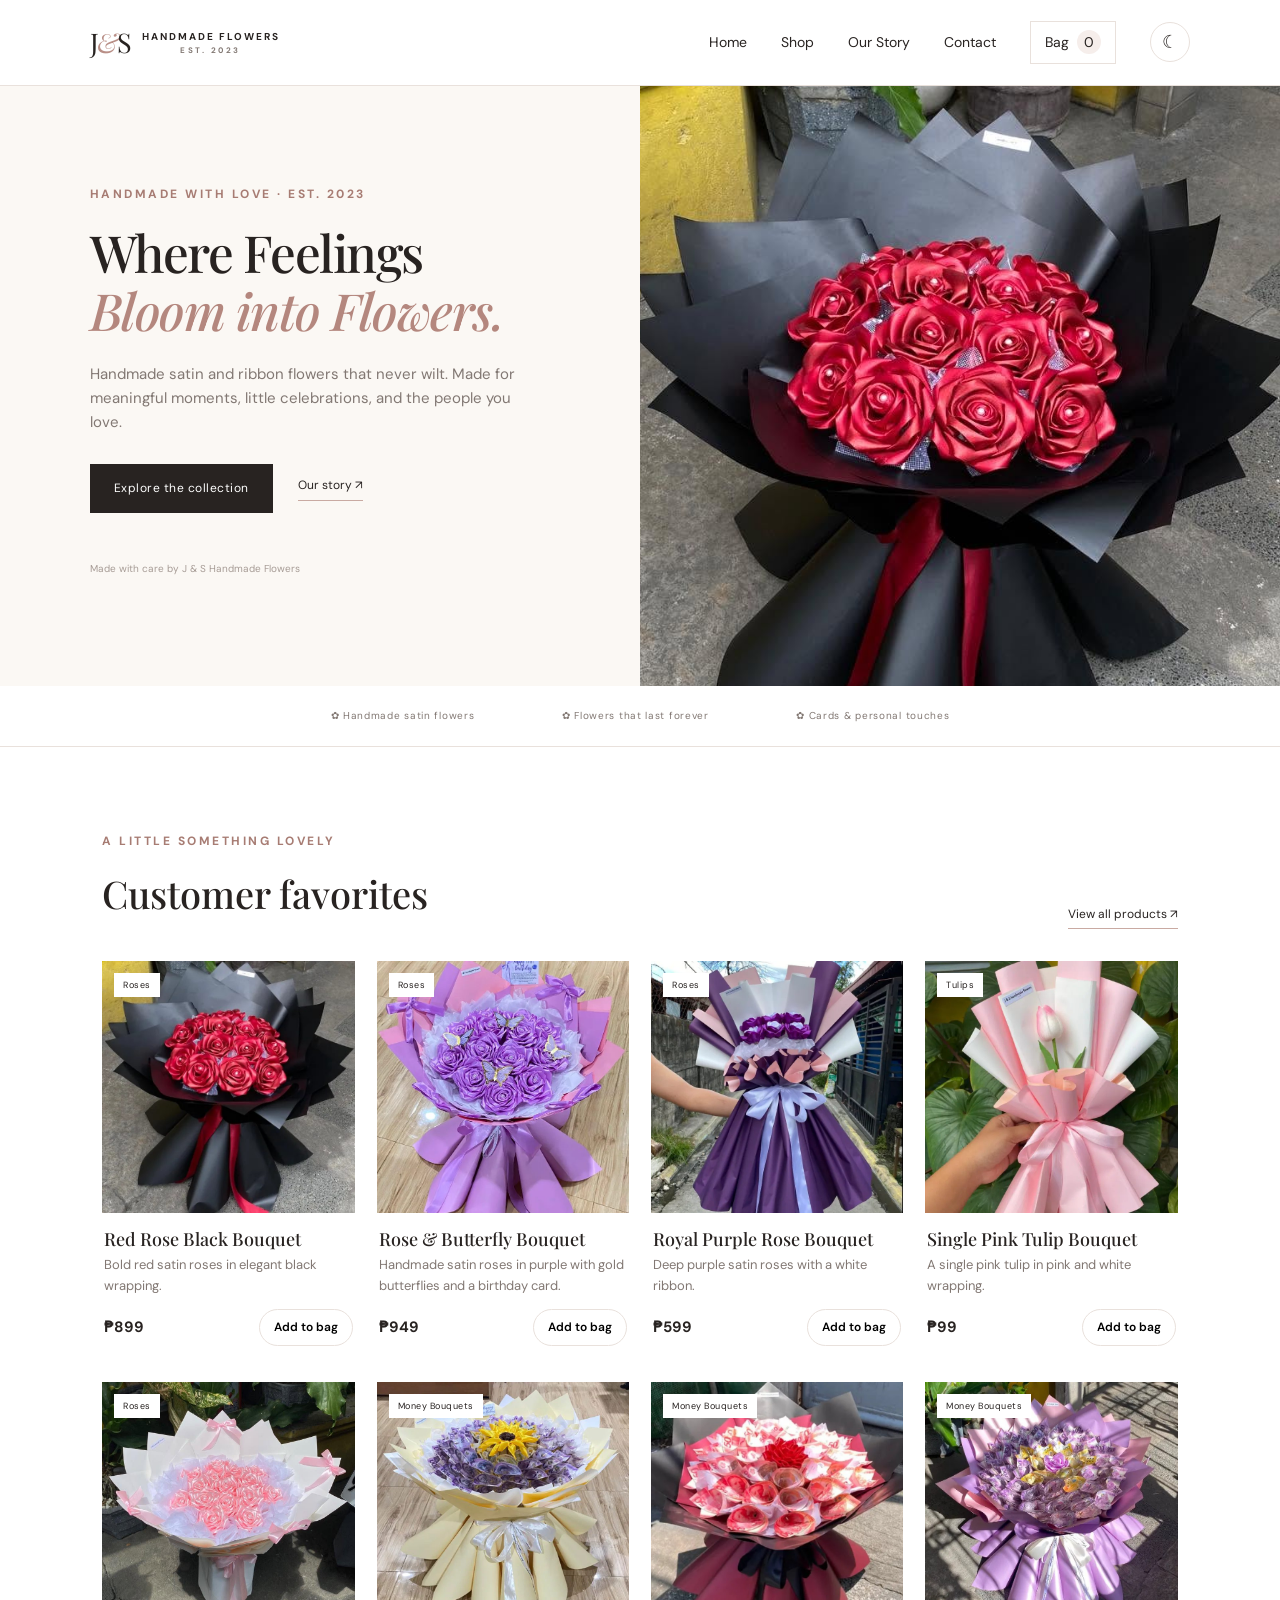
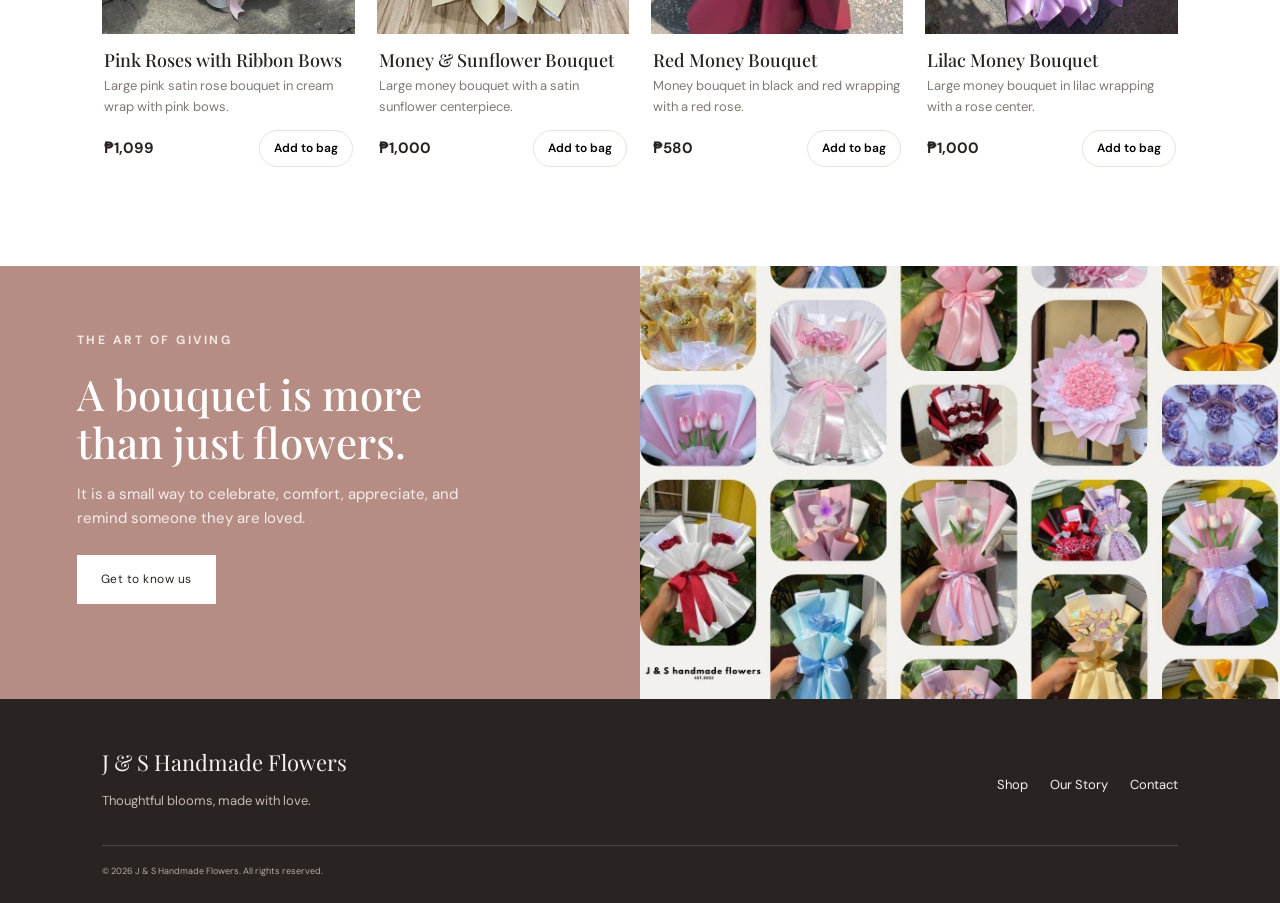
<file: index.html>
<!DOCTYPE html>
<html lang="en">

<head>
    <meta charset="UTF-8">
    <meta name="viewport" content="width=device-width, initial-scale=1.0">
    <meta name="description" content="J & S Handmade Flowers — thoughtful handmade bouquets for every occasion.">
    <title>Home | J & S Handmade Flowers</title>
    <link rel="preconnect" href="https://fonts.googleapis.com">
    <link rel="preconnect" href="https://fonts.gstatic.com" crossorigin>
    <link
        href="https://fonts.googleapis.com/css2?family=DM+Sans:wght@400;500;600;700&family=Playfair+Display:wght@500;600;700&display=swap"
        rel="stylesheet">
    <link rel="icon" href="data:image/svg+xml,<svg xmlns=%27http://www.w3.org/2000/svg%27 viewBox=%270 0 100 100%27><text y=%27.9em%27 font-size=%2790%27>🌸</text></svg>">
    <meta property="og:title" content="J &amp; S Handmade Flowers"><meta property="og:image" content="images/p02.jpg">
    <link rel="stylesheet" href="style.css">
<script defer src="products.js"></script>
<script defer src="script.js"></script>
</head>

<body>
    <header class="site-header"><a class="brand" href="index.html"><span class="brand-mark">J<span>&</span>S</span><span
                class="brand-name">HANDMADE FLOWERS<small>EST. 2023</small></span></a>
        <button class="menu-toggle" aria-label="Toggle navigation" aria-expanded="false">☰</button>
        <nav class="nav-links"><a href="index.html">Home</a><a href="shop.html">Shop</a><a href="about.html">Our
                Story</a><a href="contact.html">Contact</a><a class="cart-link" href="cart.html">Bag <span
                    class="cart-count">0</span></a></nav>
    </header>
    <main>
        <section class="hero">
            <div class="hero-copy">
                <p class="eyebrow">HANDMADE WITH LOVE · EST. 2023</p>
                <h1>Where Feelings<br><em>Bloom into Flowers.</em></h1>
                <p class="lead">Handmade satin and ribbon flowers that never wilt. Made for meaningful moments, little celebrations, and the people
                    you love.</p>
                <div class="hero-actions"><a class="btn btn-dark" href="shop.html">Explore the collection</a><a
                        class="text-link" href="about.html">Our story <span>↗</span></a></div>
                <p class="hero-note">Made with care by J & S Handmade Flowers</p>
            </div>
            <div class="hero-image"><img
                    src="main.jpg"
                    alt="Handmade lilac satin rose bouquet with butterflies"></div>
        </section>
        <section class="trust-strip"><span>✿ Handmade satin flowers</span><span>✿ Flowers that last forever</span><span>✿ Cards &amp; personal touches</span></section>
        <section class="section">
            <div class="section-heading">
                <div>
                    <p class="eyebrow">A LITTLE SOMETHING LOVELY</p>
                    <h2>Customer favorites</h2>
                </div><a class="text-link" href="shop.html">View all products ↗</a>
            </div>
            <div class="product-grid" id="featured-products"></div>
        </section>
        <section class="story-banner">
            <div>
                <p class="eyebrow">THE ART OF GIVING</p>
                <h2>A bouquet is more<br>than just flowers.</h2>
                <p>It is a small way to celebrate, comfort, appreciate, and remind someone they are loved.</p><a
                    class="btn btn-light" href="about.html">Get to know us</a>
            </div><img
                src="pfinal.jpg"
                alt="Handmade satin sunflower bouquet">
        </section>
    </main>
    <footer class="site-footer">
        <div><a class="footer-brand" href="index.html">J & S Handmade Flowers</a>
            <p>Thoughtful blooms, made with love.</p>
        </div>
        <div class="footer-links"><a href="shop.html">Shop</a><a href="about.html">Our Story</a><a
                href="contact.html">Contact</a></div><small>© <span data-year></span> J & S Handmade Flowers. All rights
            reserved.</small>
    </footer>
</body>

</html>
</file>
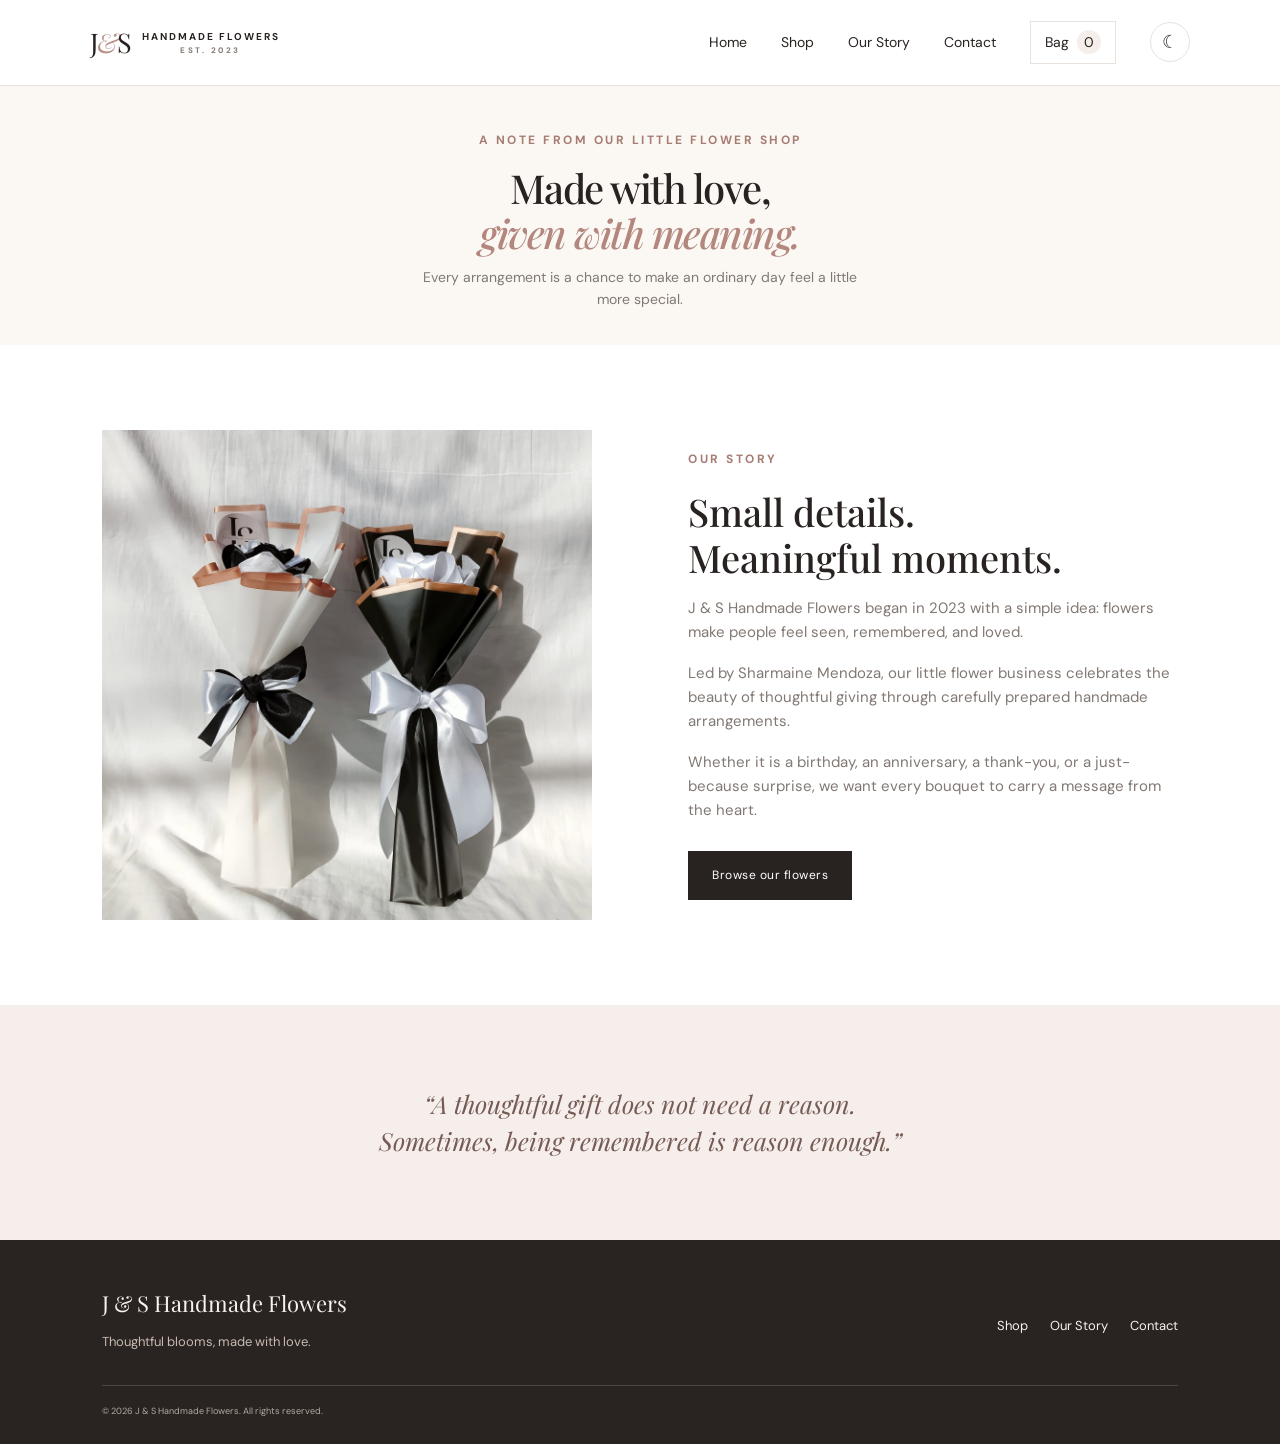
<file: about.html>
<!DOCTYPE html>
<html lang="en">

<head>
    <meta charset="UTF-8">
    <meta name="viewport" content="width=device-width, initial-scale=1.0">
    <meta name="description" content="J & S Handmade Flowers — thoughtful handmade bouquets for every occasion.">
    <title>Our Story | J & S Handmade Flowers</title>
    <link rel="preconnect" href="https://fonts.googleapis.com">
    <link rel="preconnect" href="https://fonts.gstatic.com" crossorigin>
    <link
        href="https://fonts.googleapis.com/css2?family=DM+Sans:wght@400;500;600;700&family=Playfair+Display:wght@500;600;700&display=swap"
        rel="stylesheet">
    <link rel="icon" href="data:image/svg+xml,<svg xmlns=%27http://www.w3.org/2000/svg%27 viewBox=%270 0 100 100%27><text y=%27.9em%27 font-size=%2790%27>🌸</text></svg>">
    <meta property="og:title" content="J &amp; S Handmade Flowers"><meta property="og:image" content="p02.jpg">
    <link rel="stylesheet" href="style.css">
    <script defer src="products.js"></script>
    <script defer src="script.js"></script>
</head>

<body>
    <header class="site-header"><a class="brand" href="index.html"><span class="brand-mark">J<span>&</span>S</span><span
                class="brand-name">HANDMADE FLOWERS<small>EST. 2023</small></span></a>
        <button class="menu-toggle" aria-label="Toggle navigation" aria-expanded="false">☰</button>
        <nav class="nav-links"><a href="index.html">Home</a><a href="shop.html">Shop</a><a href="about.html">Our
                Story</a><a href="contact.html">Contact</a><a class="cart-link" href="cart.html">Bag <span
                    class="cart-count">0</span></a></nav>
    </header>
    <main>
        <section class="page-hero">
            <p class="eyebrow">A NOTE FROM OUR LITTLE FLOWER SHOP</p>
            <h1>Made with love,<br><em>given with meaning.</em></h1>
            <p>Every arrangement is a chance to make an ordinary day feel a little more special.</p>
        </section>
        <section class="about-layout section"><img
                src="p0.jpg"
                alt="J &amp; S handmade pink rose bouquet">
            <div>
                <p class="eyebrow">OUR STORY</p>
                <h2>Small details.<br>Meaningful moments.</h2>
                <p>J & S Handmade Flowers began in 2023 with a simple idea: flowers make people feel seen, remembered,
                    and loved.</p>
                <p>Led by Sharmaine Mendoza, our little flower business celebrates the beauty of thoughtful giving
                    through carefully prepared handmade arrangements.</p>
                <p>Whether it is a birthday, an anniversary, a thank-you, or a just-because surprise, we want every
                    bouquet to carry a message from the heart.</p><a class="btn btn-dark" href="shop.html">Browse our
                    flowers</a>
            </div>
        </section>
        <section class="quote-band">
            <p>“A thoughtful gift does not need a reason.<br>Sometimes, being remembered is reason enough.”</p>
        </section>
    </main>
    <footer class="site-footer">
        <div><a class="footer-brand" href="index.html">J & S Handmade Flowers</a>
            <p>Thoughtful blooms, made with love.</p>
        </div>
        <div class="footer-links"><a href="shop.html">Shop</a><a href="about.html">Our Story</a><a
                href="contact.html">Contact</a></div><small>© <span data-year></span> J & S Handmade Flowers. All rights
            reserved.</small>
    </footer>
</body>

</html>
</file>
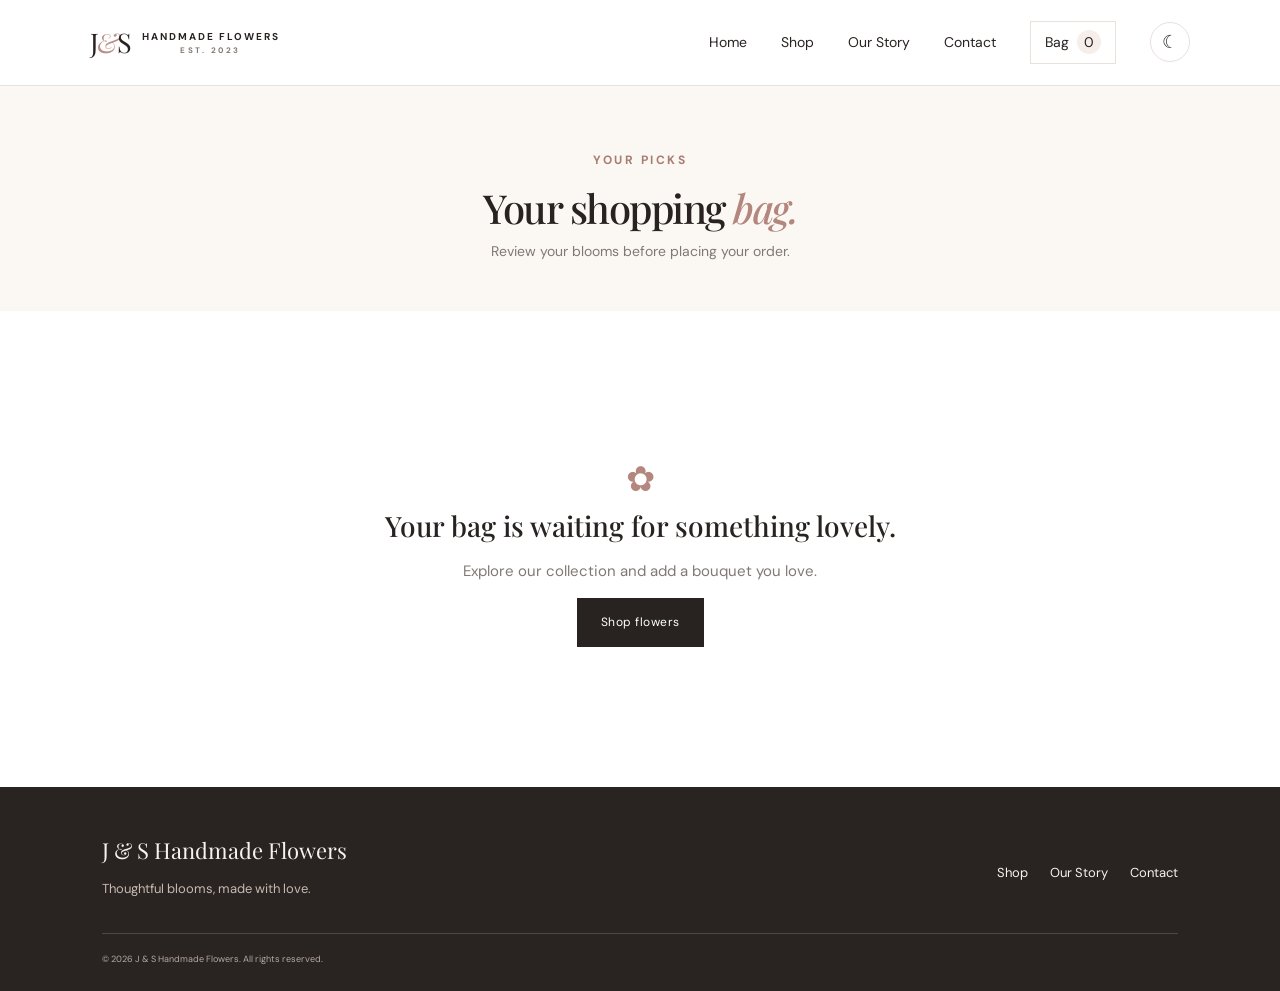
<file: cart.html>
<!DOCTYPE html>
<html lang="en">

<head>
    <meta charset="UTF-8">
    <meta name="viewport" content="width=device-width, initial-scale=1.0">
    <meta name="description" content="J & S Handmade Flowers — thoughtful handmade bouquets for every occasion.">
    <title>Shopping Bag | J & S Handmade Flowers</title>
    <link rel="preconnect" href="https://fonts.googleapis.com">
    <link rel="preconnect" href="https://fonts.gstatic.com" crossorigin>
    <link
        href="https://fonts.googleapis.com/css2?family=DM+Sans:wght@400;500;600;700&family=Playfair+Display:wght@500;600;700&display=swap"
        rel="stylesheet">
    <link rel="icon" href="data:image/svg+xml,<svg xmlns=%27http://www.w3.org/2000/svg%27 viewBox=%270 0 100 100%27><text y=%27.9em%27 font-size=%2790%27>🌸</text></svg>">
    <meta property="og:title" content="J &amp; S Handmade Flowers"><meta property="og:image" content="p02.jpg">
    <link rel="stylesheet" href="style.css">
    <script defer src="products.js"></script>
    <script defer src="script.js"></script>
</head>

<body>
    <header class="site-header"><a class="brand" href="index.html"><span class="brand-mark">J<span>&</span>S</span><span
                class="brand-name">HANDMADE FLOWERS<small>EST. 2023</small></span></a>
        <button class="menu-toggle" aria-label="Toggle navigation" aria-expanded="false">☰</button>
        <nav class="nav-links"><a href="index.html">Home</a><a href="shop.html">Shop</a><a href="about.html">Our
                Story</a><a href="contact.html">Contact</a><a class="cart-link" href="cart.html">Bag <span
                    class="cart-count">0</span></a></nav>
    </header>
    <main>
        <section class="page-hero compact">
            <p class="eyebrow">YOUR PICKS</p>
            <h1>Your shopping <em>bag.</em></h1>
            <p>Review your blooms before placing your order.</p>
        </section>
        <section class="section cart-section">
            <div id="cart-content"></div>
        </section>
    </main>
    <footer class="site-footer">
        <div><a class="footer-brand" href="index.html">J & S Handmade Flowers</a>
            <p>Thoughtful blooms, made with love.</p>
        </div>
        <div class="footer-links"><a href="shop.html">Shop</a><a href="about.html">Our Story</a><a
                href="contact.html">Contact</a></div><small>© <span data-year></span> J & S Handmade Flowers. All rights
            reserved.</small>
    </footer>
</body>

</html>
</file>
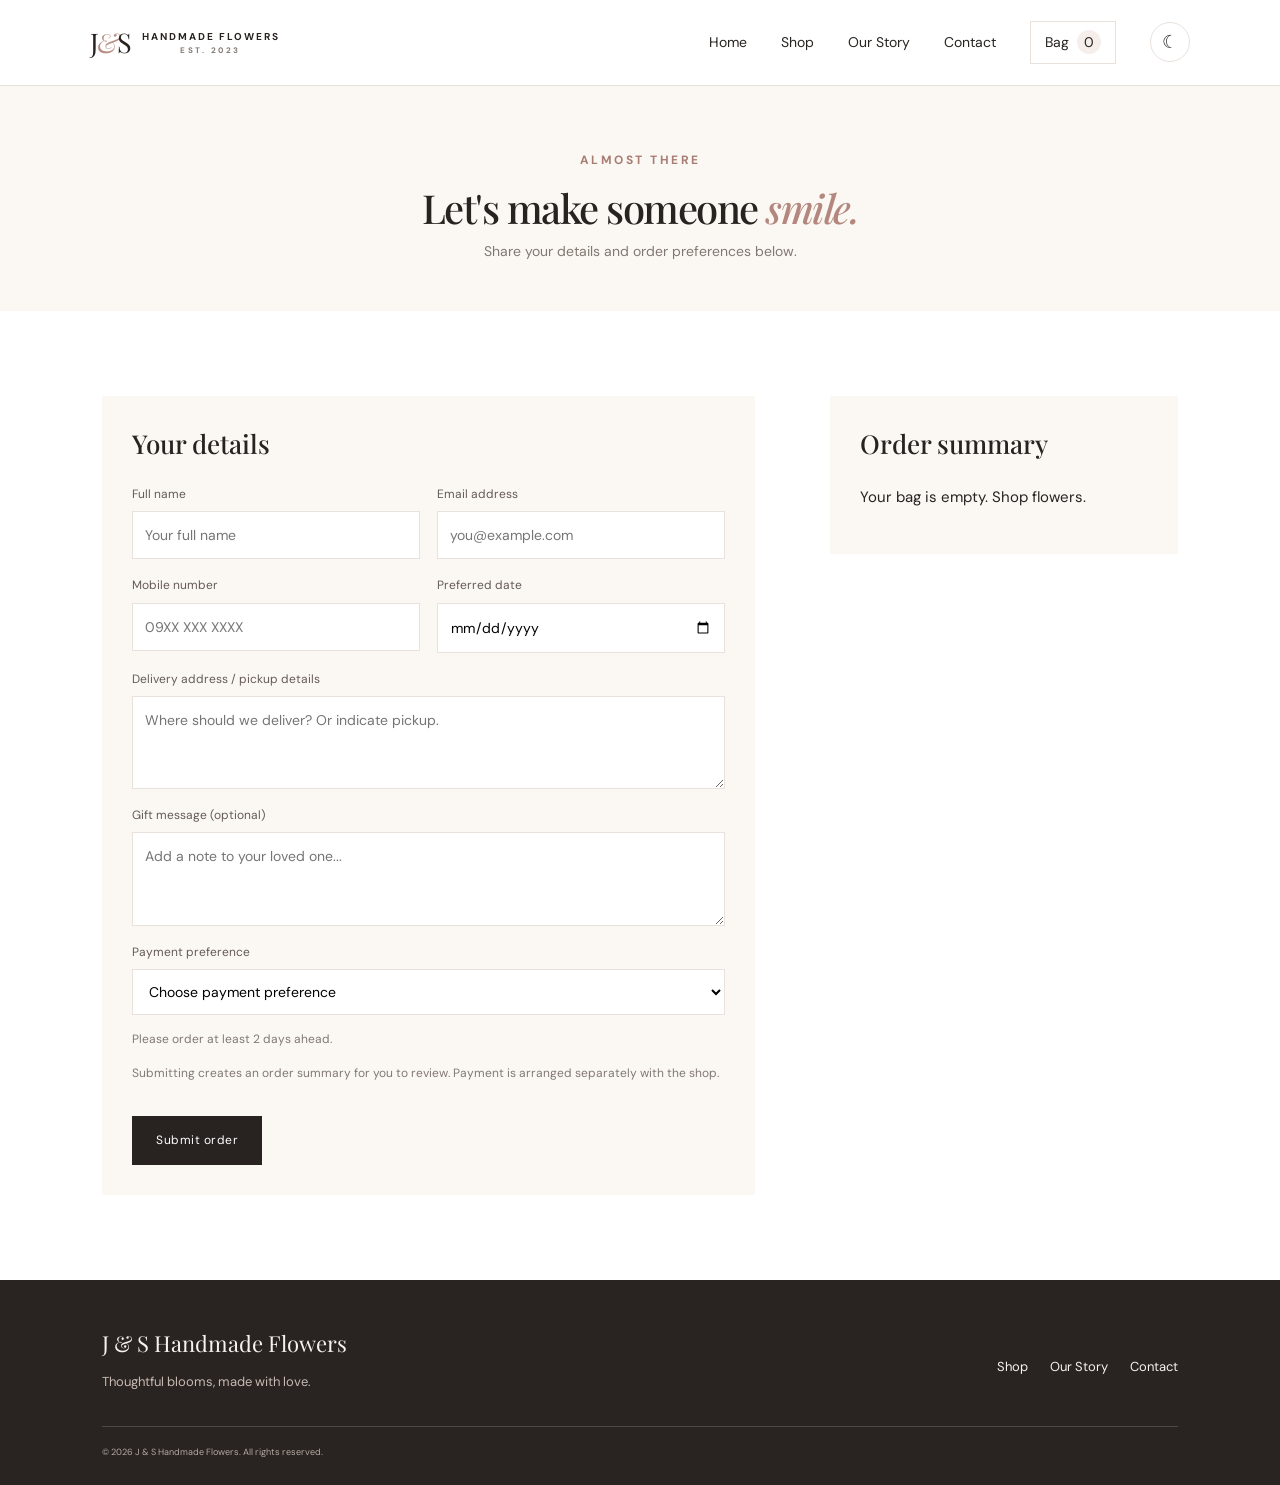
<file: checkout.html>
<!DOCTYPE html>
<html lang="en">

<head>
    <meta charset="UTF-8">
    <meta name="viewport" content="width=device-width, initial-scale=1.0">
    <meta name="description" content="J & S Handmade Flowers — thoughtful handmade bouquets for every occasion.">
    <title>Checkout | J & S Handmade Flowers</title>
    <link rel="preconnect" href="https://fonts.googleapis.com">
    <link rel="preconnect" href="https://fonts.gstatic.com" crossorigin>
    <link
        href="https://fonts.googleapis.com/css2?family=DM+Sans:wght@400;500;600;700&family=Playfair+Display:wght@500;600;700&display=swap"
        rel="stylesheet">
    <link rel="icon" href="data:image/svg+xml,<svg xmlns=%27http://www.w3.org/2000/svg%27 viewBox=%270 0 100 100%27><text y=%27.9em%27 font-size=%2790%27>🌸</text></svg>">
    <meta property="og:title" content="J &amp; S Handmade Flowers"><meta property="og:image" content="p02.jpg">
    <link rel="stylesheet" href="style.css">
    <script defer src="products.js"></script>
    <script defer src="script.js"></script>
    <script defer src="forms.js"></script>
</head>

<body>
    <header class="site-header"><a class="brand" href="index.html"><span class="brand-mark">J<span>&</span>S</span><span
                class="brand-name">HANDMADE FLOWERS<small>EST. 2023</small></span></a>
        <button class="menu-toggle" aria-label="Toggle navigation" aria-expanded="false">☰</button>
        <nav class="nav-links"><a href="index.html">Home</a><a href="shop.html">Shop</a><a href="about.html">Our
                Story</a><a href="contact.html">Contact</a><a class="cart-link" href="cart.html">Bag <span
                    class="cart-count">0</span></a></nav>
    </header>
    <main>
        <section class="page-hero compact">
            <p class="eyebrow">ALMOST THERE</p>
            <h1>Let's make someone <em>smile.</em></h1>
            <p>Share your details and order preferences below.</p>
        </section>
        <section class="section checkout-layout">
            <form id="order-form" class="order-form">
                <h2>Your details</h2>
                <div class="form-grid"><label>Full name<input name="name" required autocomplete="name"
                            placeholder="Your full name"></label><label>Email address<input name="email" type="email"
                            required autocomplete="email" placeholder="you@example.com"></label><label>Mobile
                        number<input name="phone" required type="tel" autocomplete="tel"
                            placeholder="09XX XXX XXXX"></label><label>Preferred date<input name="date" type="date"
                            required></label><label class="full">Delivery address / pickup details<textarea
                            name="address" rows="3" required
                            placeholder="Where should we deliver? Or indicate pickup."></textarea></label><label
                        class="full">Gift message (optional)<textarea name="message" rows="3"
                            placeholder="Add a note to your loved one..."></textarea></label><label class="full">Payment
                        preference<select name="payment" required>
                            <option value="">Choose payment preference</option>
                            <option>Cash on delivery / pickup</option>
                            <option>GCash (details to be confirmed)</option>
                            <option>Bank transfer (details to be confirmed)</option>
                        </select></label></div>
                <p class="form-note" data-leadtime></p><p class="form-note">Submitting creates an order summary for you to review. Payment is arranged
                    separately with the shop.</p><button class="btn btn-dark" type="submit">Submit order</button>
                <div id="order-result" aria-live="polite"></div>
            </form>
            <aside class="order-summary">
                <h2>Order summary</h2>
                <div id="checkout-summary"></div>
            </aside>
        </section>
    </main>
    <footer class="site-footer">
        <div><a class="footer-brand" href="index.html">J & S Handmade Flowers</a>
            <p>Thoughtful blooms, made with love.</p>
        </div>
        <div class="footer-links"><a href="shop.html">Shop</a><a href="about.html">Our Story</a><a
                href="contact.html">Contact</a></div><small>© <span data-year></span> J & S Handmade Flowers. All rights
            reserved.</small>
    </footer>
</body>

</html>
</file>
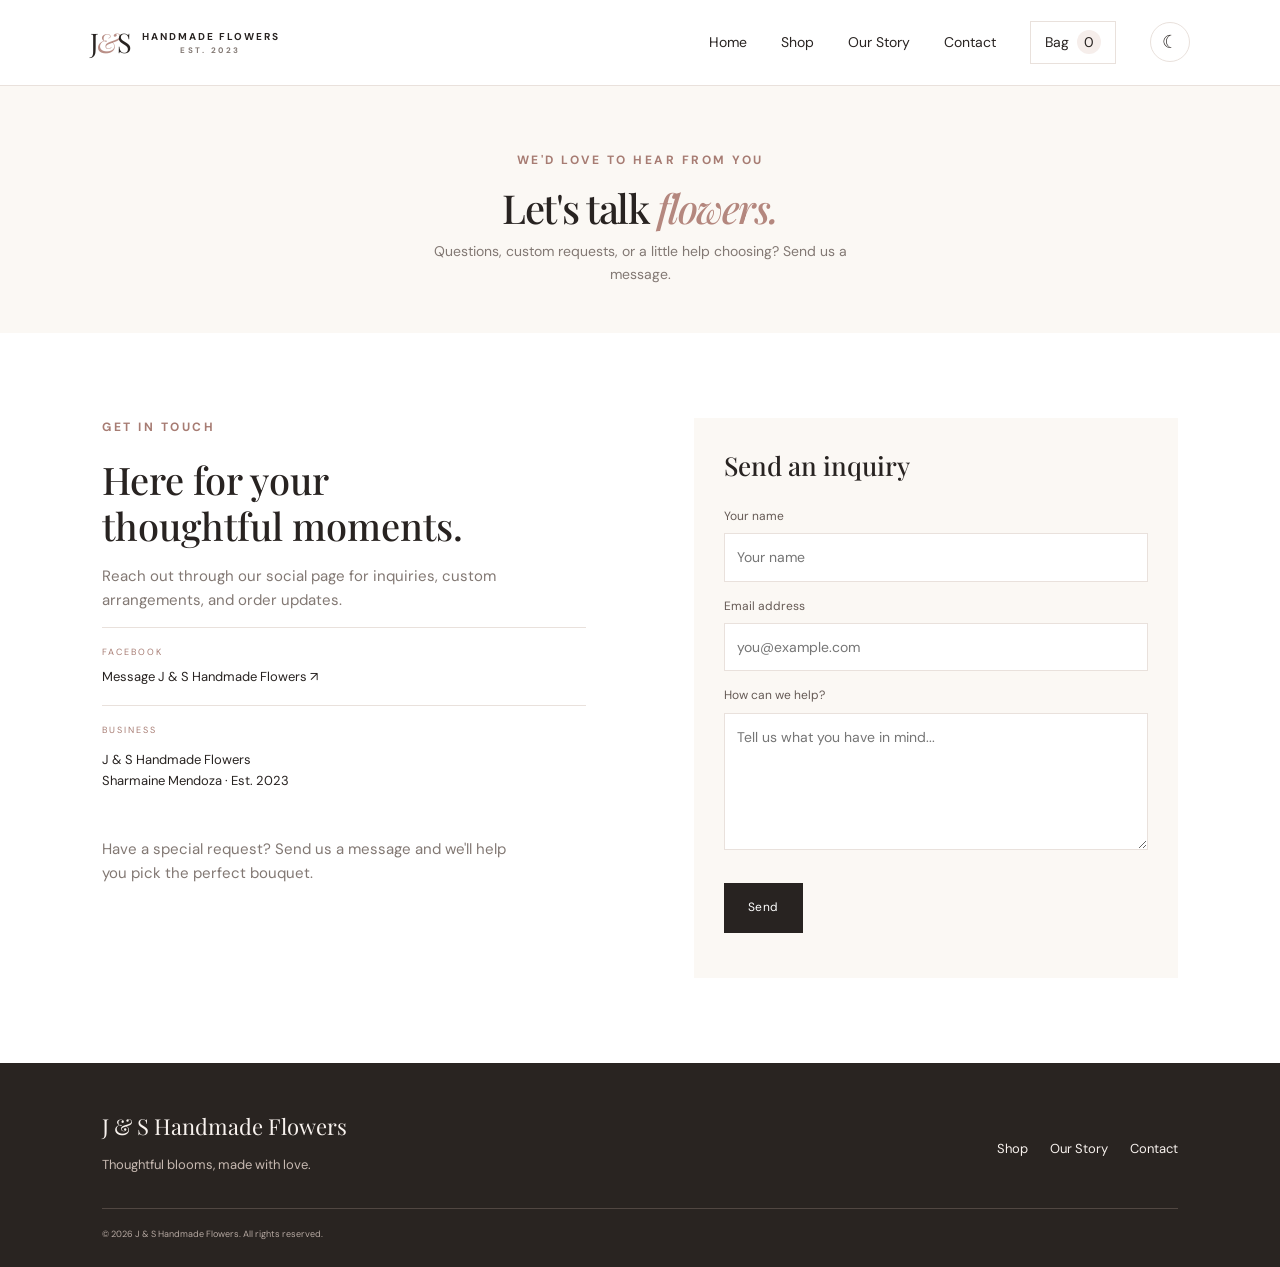
<file: contact.html>
<!DOCTYPE html>
<html lang="en">

<head>
    <meta charset="UTF-8">
    <meta name="viewport" content="width=device-width, initial-scale=1.0">
    <meta name="description" content="J & S Handmade Flowers — thoughtful handmade bouquets for every occasion.">
    <title>Contact | J & S Handmade Flowers</title>
    <link rel="preconnect" href="https://fonts.googleapis.com">
    <link rel="preconnect" href="https://fonts.gstatic.com" crossorigin>
    <link
        href="https://fonts.googleapis.com/css2?family=DM+Sans:wght@400;500;600;700&family=Playfair+Display:wght@500;600;700&display=swap"
        rel="stylesheet">
    <link rel="icon" href="data:image/svg+xml,<svg xmlns=%27http://www.w3.org/2000/svg%27 viewBox=%270 0 100 100%27><text y=%27.9em%27 font-size=%2790%27>🌸</text></svg>">
    <meta property="og:title" content="J &amp; S Handmade Flowers"><meta property="og:image" content="p02.jpg">
    <link rel="stylesheet" href="style.css">
    <script defer src="products.js"></script>
    <script defer src="script.js"></script>
    <script defer src="forms.js"></script>
</head>

<body>
    <header class="site-header"><a class="brand" href="index.html"><span class="brand-mark">J<span>&</span>S</span><span
                class="brand-name">HANDMADE FLOWERS<small>EST. 2023</small></span></a>
        <button class="menu-toggle" aria-label="Toggle navigation" aria-expanded="false">☰</button>
        <nav class="nav-links"><a href="index.html">Home</a><a href="shop.html">Shop</a><a href="about.html">Our
                Story</a><a href="contact.html">Contact</a><a class="cart-link" href="cart.html">Bag <span
                    class="cart-count">0</span></a></nav>
    </header>
    <main>
        <section class="page-hero compact">
            <p class="eyebrow">WE'D LOVE TO HEAR FROM YOU</p>
            <h1>Let's talk <em>flowers.</em></h1>
            <p>Questions, custom requests, or a little help choosing? Send us a message.</p>
        </section>
        <section class="section contact-layout">
            <div>
                <p class="eyebrow">GET IN TOUCH</p>
                <h2>Here for your<br>thoughtful moments.</h2>
                <p>Reach out through our social page for inquiries, custom arrangements, and order updates.</p>
                <div class="contact-detail"><span>FACEBOOK</span><a href="#" data-fb target="_blank"
                        rel="noopener">Message J & S Handmade Flowers ↗</a></div>
                <div class="contact-detail"><span>BUSINESS</span>
                    <p>J & S Handmade Flowers<br>Sharmaine Mendoza · Est. 2023</p>
                </div>
                <p class="form-note">Have a special request? Send us a message and we'll help you pick the perfect bouquet.</p>
            </div>
            <form class="order-form" id="contact-form">
                <h2>Send an inquiry</h2><label>Your name<input required name="name"
                        placeholder="Your name"></label><label>Email address<input required type="email" name="email"
                        placeholder="you@example.com"></label><label>How can we help?<textarea required name="message"
                        rows="5" placeholder="Tell us what you have in mind..."></textarea></label><button
                    class="btn btn-dark" type="submit">Send</button>
                <p id="contact-result" class="form-note" aria-live="polite"></p>
            </form>
        </section>
    </main>
    <footer class="site-footer">
        <div><a class="footer-brand" href="index.html">J & S Handmade Flowers</a>
            <p>Thoughtful blooms, made with love.</p>
        </div>
        <div class="footer-links"><a href="shop.html">Shop</a><a href="about.html">Our Story</a><a
                href="contact.html">Contact</a></div><small>© <span data-year></span> J & S Handmade Flowers. All rights
            reserved.</small>
    </footer>
</body>

</html>
</file>
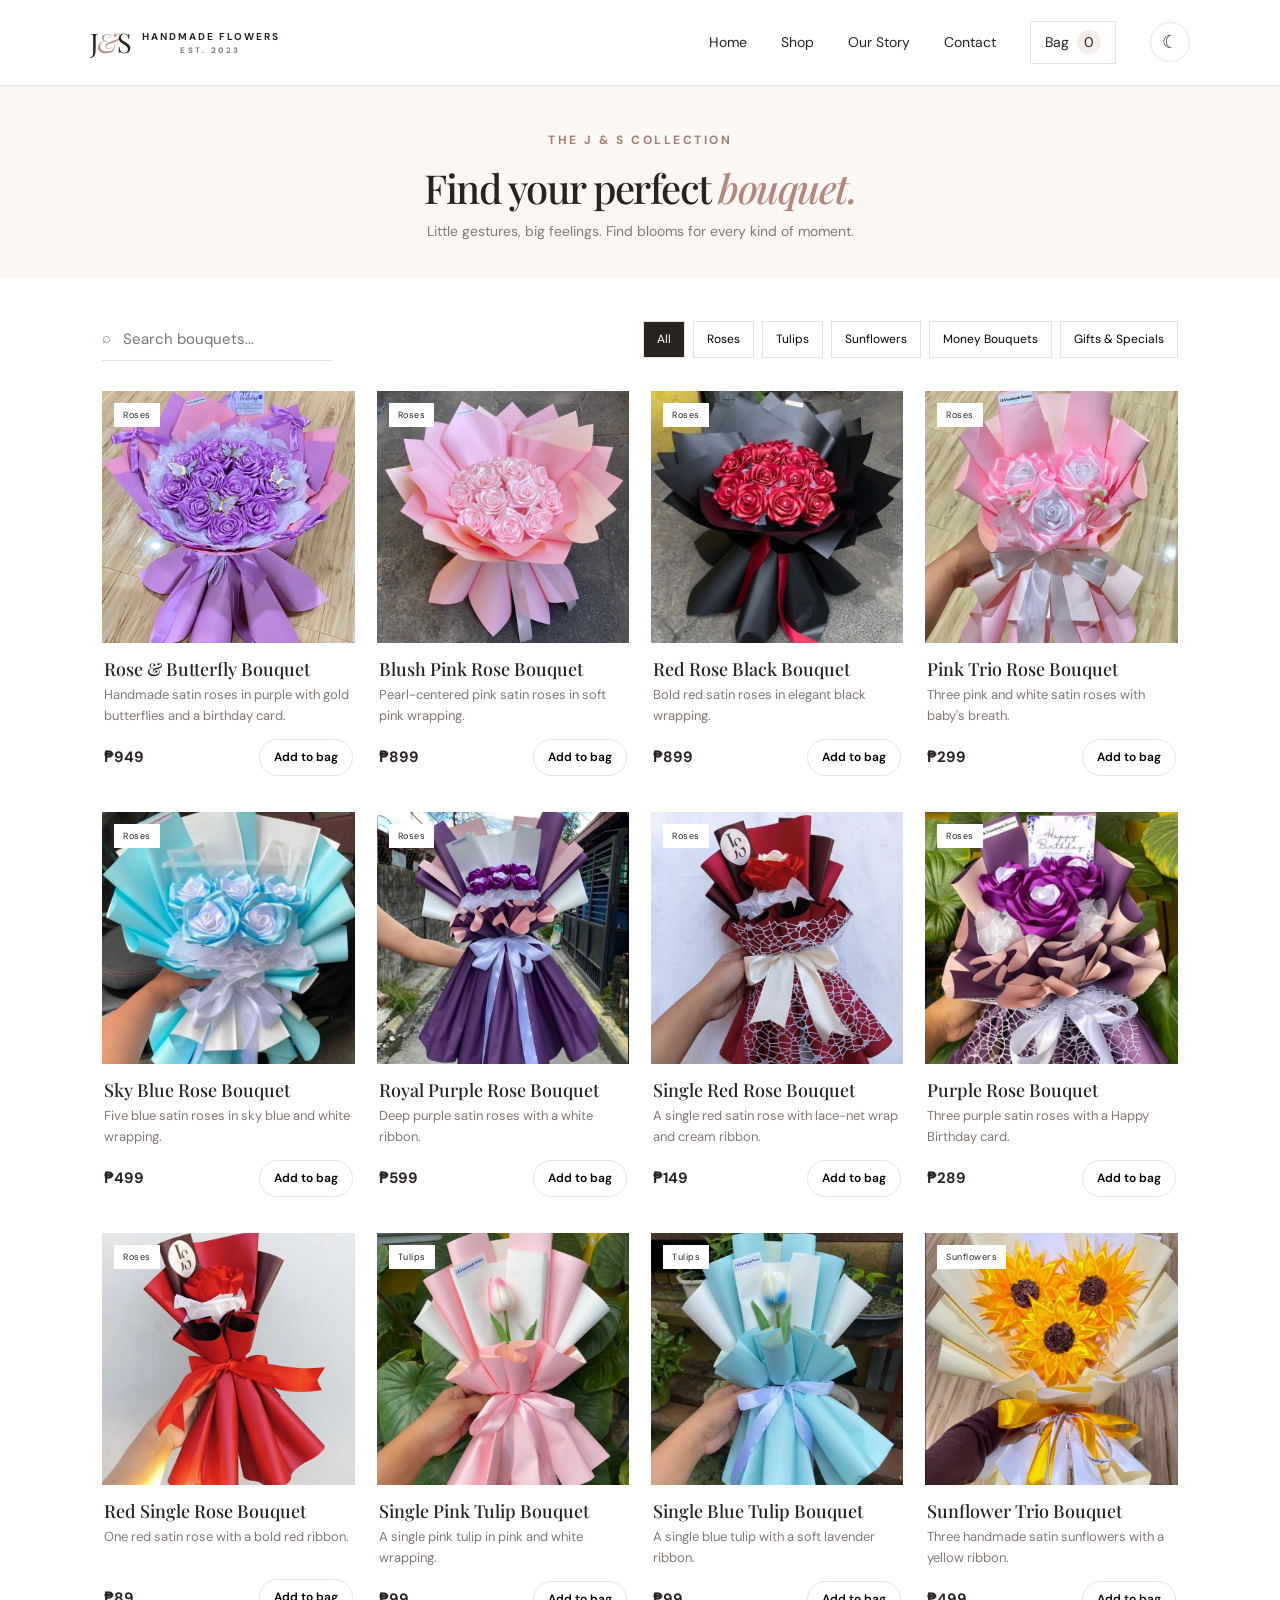
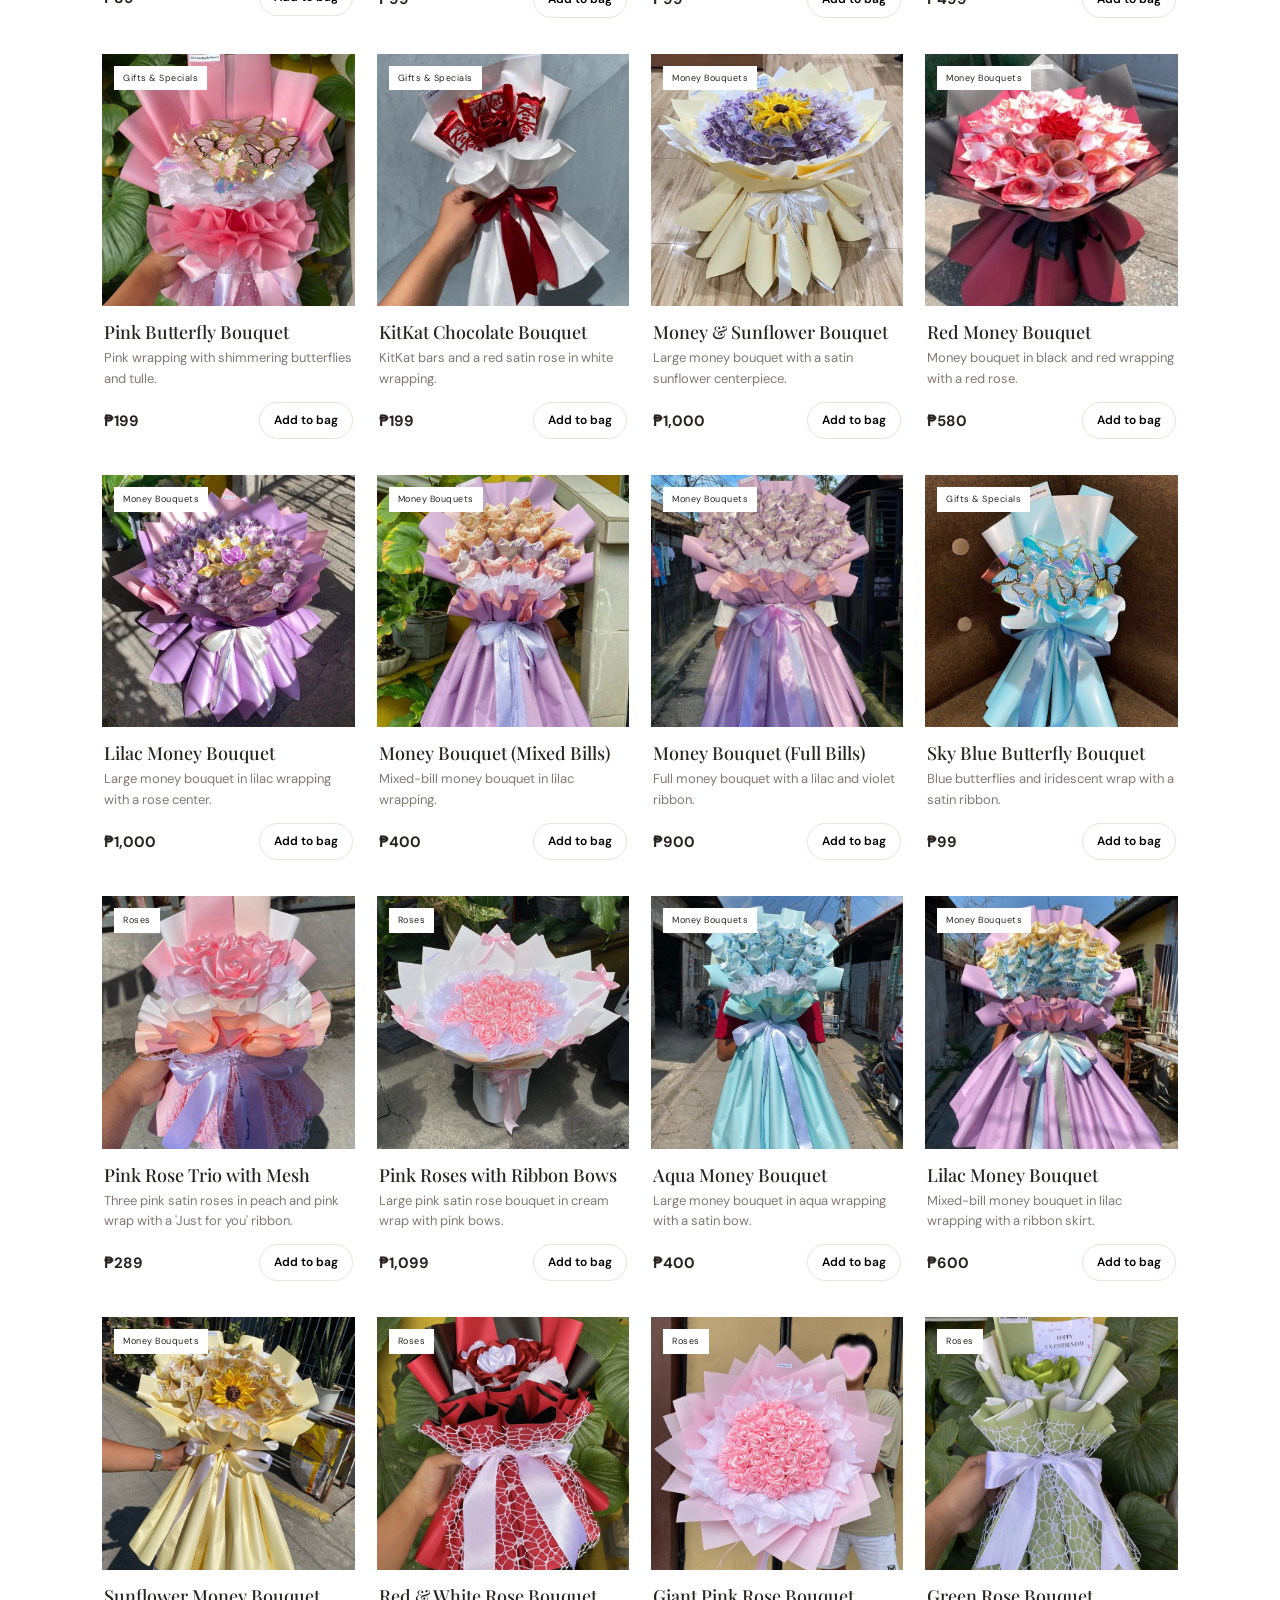
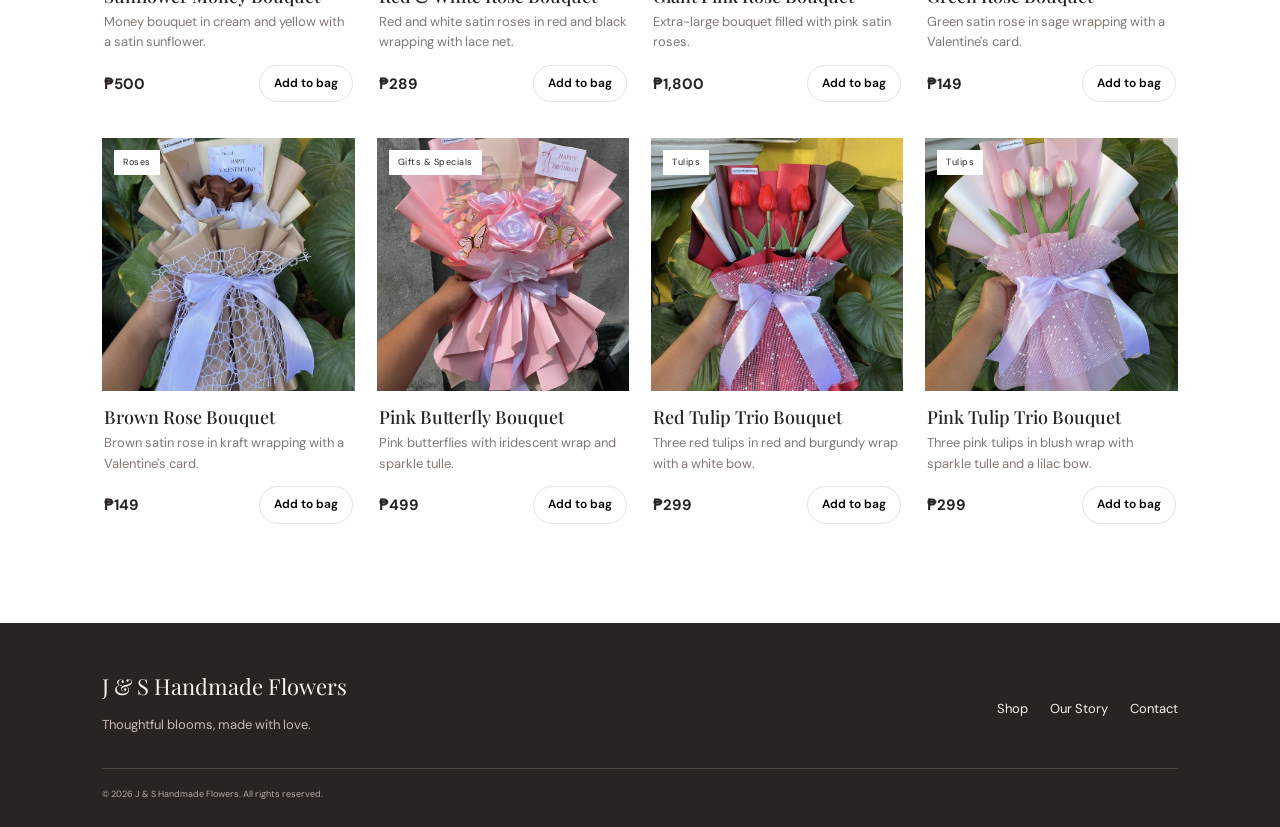
<file: shop.html>
<!DOCTYPE html>
<html lang="en">

<head>
    <meta charset="UTF-8">
    <meta name="viewport" content="width=device-width, initial-scale=1.0">
    <meta name="description" content="J & S Handmade Flowers — thoughtful handmade bouquets for every occasion.">
    <title>Shop | J & S Handmade Flowers</title>
    <link rel="preconnect" href="https://fonts.googleapis.com">
    <link rel="preconnect" href="https://fonts.gstatic.com" crossorigin>
    <link
        href="https://fonts.googleapis.com/css2?family=DM+Sans:wght@400;500;600;700&family=Playfair+Display:wght@500;600;700&display=swap"
        rel="stylesheet">
    <link rel="icon" href="data:image/svg+xml,<svg xmlns=%27http://www.w3.org/2000/svg%27 viewBox=%270 0 100 100%27><text y=%27.9em%27 font-size=%2790%27>🌸</text></svg>">
    <meta property="og:title" content="J &amp; S Handmade Flowers"><meta property="og:image" content="p02.jpg">
    <link rel="stylesheet" href="style.css">
    <script defer src="products.js"></script>
    <script defer src="script.js"></script>
</head>

<body>
    <header class="site-header"><a class="brand" href="index.html"><span class="brand-mark">J<span>&</span>S</span><span
                class="brand-name">HANDMADE FLOWERS<small>EST. 2023</small></span></a>
        <button class="menu-toggle" aria-label="Toggle navigation" aria-expanded="false">☰</button>
        <nav class="nav-links"><a href="index.html">Home</a><a href="shop.html">Shop</a><a href="about.html">Our
                Story</a><a href="contact.html">Contact</a><a class="cart-link" href="cart.html">Bag <span
                    class="cart-count">0</span></a></nav>
    </header>
    <main>
        <section class="page-hero">
            <p class="eyebrow">THE J & S COLLECTION</p>
            <h1>Find your perfect <em>bouquet.</em></h1>
            <p>Little gestures, big feelings. Find blooms for every kind of moment.</p>
        </section>
        <section class="section shop-section">
            <div class="shop-toolbar"><label class="search-box">⌕ <input id="product-search" type="search"
                        placeholder="Search bouquets..." aria-label="Search products"></label>
                <div class="filter-buttons" id="category-filters"><button class="filter active"
                        data-category="All">All</button><button class="filter"
                        data-category="Roses">Roses</button><button class="filter"
                        data-category="Tulips">Tulips</button><button class="filter" data-category="Mixed Flowers">Mixed
                        flowers</button></div>
            </div>
            <div class="product-grid" id="shop-products"></div>
        </section>
    </main>
    <footer class="site-footer">
        <div><a class="footer-brand" href="index.html">J & S Handmade Flowers</a>
            <p>Thoughtful blooms, made with love.</p>
        </div>
        <div class="footer-links"><a href="shop.html">Shop</a><a href="about.html">Our Story</a><a
                href="contact.html">Contact</a></div><small>© <span data-year></span> J & S Handmade Flowers. All rights
            reserved.</small>
    </footer>
</body>

</html>
</file>
<file: style.css>
:root {
    --ink: #282321;
    --muted: #827873;
    --rose: #ead5d0;
    --blush: #f6eeeb;
    --cream: #fbf8f4;
    --line: #e9e1dc;
    --white: #fff;
    --serif: "Playfair Display", Georgia, serif;
    --sans: "DM Sans", Arial, sans-serif
}

* {
    box-sizing: border-box
}

body {
    margin: 0;
    color: var(--ink);
    font-family: var(--sans);
    background: #fff;
    line-height: 1.6
}

a {
    color: inherit;
    text-decoration: none
}

button,
input,
textarea,
select {
    font: inherit
}

.site-header {
    height: 86px;
    padding: 0 7%;
    display: flex;
    align-items: center;
    justify-content: space-between;
    border-bottom: 1px solid var(--line);
    background: #fff;
    position: sticky;
    top: 0;
    z-index: 20
}

.brand {
    display: flex;
    align-items: center;
    gap: 12px
}

.brand-mark {
    font-family: var(--serif);
    font-size: 27px;
    letter-spacing: -2px
}

.brand-mark span {
    color: #b98f87;
    font-style: italic
}

.brand-name {
    font-size: 10px;
    letter-spacing: 2px;
    font-weight: 700;
    line-height: 1.5
}

.brand-name small {
    display: block;
    color: var(--muted);
    font-size: 8px;
    letter-spacing: 2.5px;
    text-align: center
}

.nav-links {
    display: flex;
    align-items: center;
    gap: 34px;
    font-size: 12px
}

.nav-links a {
    transition: color .2s
}

.nav-links a:hover,
.text-link:hover {
    color: #a87970
}

.cart-link {
    border: 1px solid var(--line);
    padding: 9px 14px
}

.cart-count {
    background: var(--blush);
    padding: 3px 7px;
    border-radius: 50%;
    margin-left: 4px
}

.menu-toggle {
    display: none;
    background: none;
    border: 0;
    font-size: 24px
}

.hero {
    display: grid;
    grid-template-columns: 1fr 1fr;
    min-height: 570px;
    background: var(--cream)
}

.hero-copy {
    padding: 90px 8% 70px 14%;
    align-self: center
}

.eyebrow {
    font-size: 10px;
    letter-spacing: 2.5px;
    font-weight: 700;
    color: #a77c73;
    margin: 0 0 20px
}

.hero h1,
.page-hero h1 {
    font: 500 clamp(42px, 5vw, 68px)/1.13 var(--serif);
    letter-spacing: -1.5px;
    margin: 0 0 22px
}

.hero h1 em,
.page-hero h1 em {
    color: #b4877e;
    font-weight: 500
}

.lead,
.page-hero>p:last-child {
    color: var(--muted);
    max-width: 440px;
    font-size: 14px
}

.hero-actions {
    display: flex;
    align-items: center;
    gap: 25px;
    margin-top: 30px
}

.btn {
    display: inline-flex;
    align-items: center;
    justify-content: center;
    padding: 14px 23px;
    font-size: 11px;
    letter-spacing: .5px;
    border: 1px solid transparent;
    cursor: pointer;
    transition: .2s
}

.btn-dark {
    background: var(--ink);
    color: #fff
}

.btn-dark:hover {
    background: #594943
}

.btn-light {
    background: #fff;
    color: var(--ink)
}

.text-link {
    font-size: 12px;
    border-bottom: 1px solid #c9aaa2;
    padding-bottom: 4px
}

.hero-note {
    font-size: 10px;
    color: #a69b95;
    margin-top: 48px
}

.hero-image {
    min-height: 500px
}


.hero-image {
    min-height: 500px;
    background: #f6eeeb;
    display: flex;
    align-items: center;
    justify-content: center;
    overflow: hidden;
}

.hero-image img {
    width: 100%;
    height: 100%;
    object-fit: contain;
    object-position: center;
}

.hero{min-height:0;height:calc(100vh - 86px);max-height:600px}
.hero-image{min-height:0;height:100%;overflow:hidden;background:#f6eeeb;display:flex;align-items:center;justify-content:center}
.hero-image img{width:100%;height:100%;object-fit:contain;object-position:center}
.hero h1{font-size:clamp(34px,4vw,54px)}
.hero-copy{padding-top:40px;padding-bottom:40px}

@media(max-width:620px){
  .hero{height:auto;max-height:none}
  .hero-image{height:340px}
}

.trust-strip {
    display: flex;
    justify-content: center;
    gap: 7%;
    padding: 22px 15px;
    background: #fff;
    border-bottom: 1px solid var(--line);
    font-size: 10px;
    letter-spacing: .7px;
    color: #827873
}

.section {
    padding: 85px 8%
}

.section-heading {
    display: flex;
    justify-content: space-between;
    align-items: end;
    margin-bottom: 32px
}

.section h2,
.about-layout h2,
.contact-layout h2 {
    font: 500 38px/1.2 var(--serif);
    margin: 0 0 12px
}

.product-grid {
    display: grid;
    grid-template-columns: repeat(4, 1fr);
    gap: 22px
}

.product-card {
    min-width: 0
}

.product-photo {
    display: block;
    position: relative;
    overflow: hidden;
    background: var(--blush);
    aspect-ratio: 4/5
}

.product-photo img {
    width: 100%;
    height: 100%;
    object-fit: cover;
    transition: transform .5s
}

.product-photo:hover img {
    transform: scale(1.04)
}

.product-tag {
    position: absolute;
    top: 12px;
    left: 12px;
    background: #fff;
    padding: 5px 9px;
    font-size: 9px;
    letter-spacing: .5px
}

.product-info {
    padding: 14px 2px
}

.product-info h3 {
    font: 500 17px var(--serif);
    margin: 0 0 4px
}

.product-info p {
    font-size: 11px;
    color: var(--muted);
    margin: 0;
    min-height: 38px
}

.product-bottom {
    display: flex;
    justify-content: space-between;
    align-items: center;
    margin-top: 12px
}

.product-bottom strong {
    font-size: 13px
}

.add-button {
    border: 1px solid var(--line);
    background: #fff;
    width: 34px;
    height: 34px;
    border-radius: 50%;
    font-size: 19px;
    cursor: pointer
}

.add-button:hover {
    background: var(--ink);
    color: #fff
}

.story-banner {
    display: grid;
    grid-template-columns: 1fr 1fr;
    background: #b58d84;
    color: #fff;
    min-height: 0
}

.story-banner>div {
    padding: 65px 12%
}

.story-banner .eyebrow {
    color: #f4e7e2
}

.story-banner h2 {
    font: 500 42px/1.15 var(--serif);
    margin: 0 0 15px
}

.story-banner p:not(.eyebrow) {
    font-size: 13px;
    color: #f8eeeb;
    max-width: 390px;
    margin-bottom: 25px
}

.story-banner {
    align-items: stretch
}

.story-banner img {
    display: block;
    width: 100%;
    height: 100%;
    object-fit: cover;
    max-height: none;
    align-self: stretch
}

.page-hero {
    text-align: center;
    padding: 45px 20px 35px;
    background: var(--cream)
}

.page-hero .eyebrow {
    margin-bottom: 15px
}

.page-hero h1 {
    font-size: 40px;
    margin-bottom: 10px
}

.page-hero>p:last-child {
    margin: 0 auto
}

.page-hero.compact {
    padding: 65px 20px 48px
}

.shop-section {
    padding-top: 40px
}

.shop-toolbar {
    display: flex;
    justify-content: space-between;
    align-items: center;
    gap: 20px;
    margin-bottom: 30px
}

.search-box {
    border-bottom: 1px solid var(--line);
    padding: 8px 0;
    display: flex;
    gap: 10px;
    min-width: 230px;
    color: #a77c73
}

.search-box input {
    border: 0;
    outline: 0
}

.filter-buttons {
    display: flex;
    gap: 8px;
    flex-wrap: wrap
}

.filter {
    border: 1px solid var(--line);
    background: white;
    padding: 8px 13px;
    font-size: 10px;
    cursor: pointer
}

.filter.active,
.filter:hover {
    background: var(--ink);
    color: white
}

.about-layout {
    display: grid;
    grid-template-columns: 1fr 1fr;
    gap: 9%;
    align-items: center
}

.about-layout>img {
    width: 100%;
    max-height: 560px;
    object-fit: cover
}

.about-layout p:not(.eyebrow) {
    font-size: 13px;
    color: var(--muted);
    margin-bottom: 17px
}

.about-layout .btn {
    margin-top: 12px
}

.quote-band {
    text-align: center;
    background: var(--blush);
    padding: 55px 20px;
    font: italic 25px/1.5 var(--serif);
    color: #765b55
}

.cart-section {
    max-width: 1050px;
    margin: auto
}

.cart-row {
    display: grid;
    grid-template-columns: 75px 1fr auto auto auto;
    gap: 20px;
    align-items: center;
    padding: 18px 0;
    border-bottom: 1px solid var(--line)
}

.cart-row img {
    width: 75px;
    height: 85px;
    object-fit: cover
}

.cart-product small {
    display: block;
    color: var(--muted);
    font-size: 11px
}

.qty-control {
    display: flex;
    align-items: center;
    gap: 12px
}

.qty-control button,
.remove-button {
    background: none;
    border: 1px solid var(--line);
    padding: 5px 10px;
    cursor: pointer
}

.remove-button {
    border: 0;
    color: #9b6e65;
    font-size: 11px
}

.cart-total,
.summary-total {
    display: flex;
    justify-content: space-between;
    border-top: 1px solid var(--line);
    padding: 20px 0;
    font-size: 15px
}

.cart-actions {
    display: flex;
    justify-content: space-between;
    align-items: center;
    margin-top: 25px
}

.empty-cart,
.empty-state {
    text-align: center;
    padding: 55px 20px;
    color: var(--muted)
}

.empty-cart>div {
    font-size: 35px;
    color: #b4877e
}

.empty-cart h2 {
    font: 500 28px var(--serif);
    color: var(--ink)
}

.checkout-layout {
    display: grid;
    grid-template-columns: 1.5fr .8fr;
    gap: 7%;
    align-items: start
}

.order-form,
.order-summary {
    padding: 30px;
    background: var(--cream)
}

.order-form h2,
.order-summary h2 {
    font: 500 26px var(--serif);
    margin: 0 0 24px
}

.form-grid {
    display: grid;
    grid-template-columns: 1fr 1fr;
    gap: 17px
}

.order-form label {
    display: flex;
    flex-direction: column;
    gap: 7px;
    font-size: 11px;
    color: #655a55
}

.order-form label.full {
    grid-column: 1/-1
}

.order-form input,
.order-form textarea,
.order-form select {
    border: 1px solid var(--line);
    background: white;
    padding: 12px;
    font-size: 12px;
    outline-color: #b4877e;
    width: 100%
}

.order-form .btn {
    margin-top: 18px
}

.form-note {
    font-size: 10px;
    color: var(--muted);
    margin: 15px 0
}

.summary-line {
    display: flex;
    justify-content: space-between;
    gap: 12px;
    padding: 12px 0;
    border-bottom: 1px solid var(--line);
    font-size: 11px
}

.summary-line strong {
    white-space: nowrap
}

.order-summary small {
    font-size: 10px;
    color: var(--muted)
}

.confirmation {
    margin-top: 20px;
    padding: 18px;
    background: #fff;
    border: 1px solid var(--line)
}

.confirmation h3 {
    font: 500 21px var(--serif)
}

.confirmation p {
    font-size: 12px;
    color: var(--muted)
}

.confirmation textarea {
    width: 100%;
    font-size: 11px;
    padding: 10px;
    border: 1px solid var(--line)
}

.contact-layout {
    display: grid;
    grid-template-columns: 1fr 1fr;
    gap: 10%;
    align-items: start
}

.contact-layout>div>p:not(.eyebrow) {
    color: var(--muted);
    font-size: 13px;
    max-width: 420px
}

.contact-detail {
    border-top: 1px solid var(--line);
    padding: 17px 0
}

.contact-detail span {
    display: block;
    font-size: 9px;
    letter-spacing: 2px;
    color: #a77c73;
    margin-bottom: 5px
}

.contact-detail p,
.contact-detail a {
    font-size: 13px
}

.contact-layout .order-form label {
    margin-bottom: 15px
}

.site-footer {
    background: #292421;
    color: #f8f2ee;
    padding: 48px 8% 25px;
    display: grid;
    grid-template-columns: 1fr auto;
    gap: 20px
}

.footer-brand {
    font: 22px var(--serif)
}

.site-footer p {
    font-size: 11px;
    color: #c7b9b1
}

.footer-links {
    display: flex;
    gap: 22px;
    font-size: 11px;
    align-items: center
}

.site-footer>small {
    grid-column: 1/-1;
    border-top: 1px solid #514742;
    padding-top: 18px;
    color: #b6a9a2;
    font-size: 9px
}

.inline-copy {
    border: 0;
    background: none;
    text-decoration: underline;
    cursor: pointer;
    color: #9b6e65
}

.error {
    color: #a33
}

.contact-layout .order-form {
    max-width: 100%
}

@media(max-width:850px) {
    .site-header {
        padding: 0 5%
    }

    .nav-links {
        gap: 17px
    }

    .hero-copy {
        padding: 65px 8%
    }

    .product-grid {
        grid-template-columns: repeat(2, 1fr)
    }

    .section {
        padding: 65px 6%
    }

    .trust-strip {
        gap: 18px;
        flex-wrap: wrap
    }

    .checkout-layout {
        gap: 25px
    }

    .cart-row {
        grid-template-columns: 60px 1fr auto
    }

    .cart-row>strong,
    .remove-button {
        grid-column: 2
    }

    .cart-row img {
        width: 60px;
        height: 70px;
        grid-row: span 2
    }
}

@media(max-width:620px) {
    .site-header {
        height: 72px
    }

    .menu-toggle {
        display: block
    }

    .nav-links {
        display: none;
        position: absolute;
        top: 71px;
        left: 0;
        right: 0;
        background: white;
        padding: 20px 7%;
        border-bottom: 1px solid var(--line);
        flex-direction: column;
        align-items: flex-start;
        gap: 18px
    }

    .nav-links.open {
        display: flex
    }

    .hero {
        grid-template-columns: 1fr
    }

    .hero-copy {
        padding: 60px 8% 45px
    }

    .hero-image {
        min-height: 300px;
        height: 330px
    }

    .hero h1 {
        font-size: 47px
    }

    .trust-strip {
        font-size: 9px
    }

    .section-heading {
        align-items: start;
        gap: 15px;
        flex-direction: column
    }

    .product-grid {
        gap: 16px
    }

    .product-info h3 {
        font-size: 15px
    }

    .story-banner {
        grid-template-columns: 1fr
    }

    .story-banner img {
        height: 260px
    }

    .page-hero h1 {
    font-size: 32px
}
.page-hero {
    padding: 35px 20px 28px
}
    .shop-toolbar {
        align-items: stretch;
        flex-direction: column
    }

    .about-layout,
    .contact-layout,
    .checkout-layout {
        grid-template-columns: 1fr
    }

    .about-layout {
        gap: 35px
    }

    .about-layout>img {
        max-height: 350px
    }

    .checkout-layout {
        gap: 20px
    }

    .form-grid {
        grid-template-columns: 1fr
    }

    .order-form label.full {
        grid-column: auto
    }

    .cart-row {
        gap: 10px
    }

    .cart-actions {
        align-items: flex-start;
        gap: 20px;
        flex-direction: column
    }

    .site-footer {
        grid-template-columns: 1fr
    }

    .footer-links {
        flex-wrap: wrap
    }

    .site-footer>small {
        grid-column: auto
    }

    .hero-actions {
        flex-wrap: wrap
    }
}

/* ---- Improvements: readability, product images, buttons ---- */
body {
    font-size: 15px
}

.product-info p {
    font-size: 13px;
    min-height: 40px
}

.product-info h3 {
    font-size: 18px
}

.product-bottom strong {
    font-size: 15px
}

.nav-links {
    font-size: 14px
}

.eyebrow,
.filter,
.btn,
.text-link {
    font-size: 12px
}

.about-layout p:not(.eyebrow),
.story-banner p:not(.eyebrow),
.lead,
.contact-layout>div>p:not(.eyebrow) {
    font-size: 15px
}

.form-note,
.order-form label,
.summary-line {
    font-size: 12px
}

.order-form input,
.order-form textarea,
.order-form select {
    font-size: 14px
}

.site-footer p,
.footer-links {
    font-size: 13px
}

.hero-image img {
    object-fit: cover
}

.add-button {
    width: auto;
    height: auto;
    border-radius: 20px;
    padding: 8px 14px;
    font-size: 12px;
    font-weight: 600
}

.confirmation .btn {
    margin: 10px 10px 0 0
}

.btn-outline {
    border-color: var(--ink)
}

.product-photo {
    aspect-ratio: 1/1
}

:focus-visible {
    outline: 2px solid #b4877e;
    outline-offset: 2px
}

@media(max-width:620px) {
    .product-grid {
        grid-template-columns: repeat(2, 1fr)
    }

    .product-info p {
        display: none
    }

    .add-button {
        padding: 7px 10px
    }
}
.product-photo{cursor:zoom-in}
#lightbox{position:fixed;inset:0;background:rgba(30,24,22,.85);display:none;align-items:center;justify-content:center;z-index:100;padding:20px}
#lightbox.open{display:flex}
.lightbox-inner{position:relative;background:#fff;max-width:min(560px,94vw);max-height:94vh;overflow:auto}
.lightbox-inner img{display:block;width:100%;max-height:68vh;object-fit:contain;background:var(--blush)}
.lightbox-info{display:flex;justify-content:space-between;align-items:center;gap:16px;padding:16px 20px}
.lightbox-info h3{font:500 20px var(--serif);margin:0 0 4px}
.lightbox-info p{font-size:13px;color:var(--muted);margin:0}
.lightbox-buy{text-align:right;white-space:nowrap}
.lightbox-buy strong{display:block;margin-bottom:8px}
.lightbox-close{position:absolute;top:10px;right:10px;width:36px;height:36px;border-radius:50%;border:0;background:#fff;cursor:pointer;font-size:16px;box-shadow:0 2px 8px rgba(0,0,0,.2)}
@media(max-width:620px){.lightbox-info{flex-direction:column;align-items:flex-start}.lightbox-buy{text-align:left}}
/* Hero slideshow */
.hero-image {
    position: relative;
}

.hero-image img.hero-slide {
    position: absolute;
    inset: 0;
    width: 100%;
    height: 100%;
    object-fit: cover;
    opacity: 0;
    transform: scale(1);
    transition: opacity 1.2s ease, transform 7s linear;
}

.hero-image img.hero-slide.active {
    opacity: 1;
    transform: scale(1.08);
}

@media (prefers-reduced-motion: reduce) {
    .hero-image img.hero-slide {
        transition: opacity 1.2s ease;
        transform: none !important;
    }
}
/* ===== Dark mode toggle button: small round icon ===== */
.theme-toggle {
    width: 40px;
    height: 40px;
    padding: 0;
    border-radius: 50%;
    background: none;
    border: 1px solid var(--line);
    color: var(--ink);
    font-size: 18px;
    line-height: 1;
    display: inline-flex;
    align-items: center;
    justify-content: center;
    cursor: pointer;
    transition: background .2s, color .2s;
}

.theme-toggle:hover {
    background: var(--blush);
}

body,
.site-header {
    transition: background .3s, color .3s;
}

/* ===== Dark mode (applies only when <html data-theme="dark">) ===== */
/* Swap the color variables so most of the site recolors automatically */
:root[data-theme="dark"] {
    color-scheme: dark;
    --ink: #f3ebe7;
    --muted: #b3a8a2;
    --rose: #3a2f2c;
    --blush: #2f2724;
    --cream: #231e1c;
    --line: #3d3431;
    --white: #1a1614;
}

/* Places where a color was hard-coded, so they need their own override */
[data-theme="dark"] body,
[data-theme="dark"] .site-header,
[data-theme="dark"] .trust-strip,
[data-theme="dark"] .nav-links {
    background: #1a1614;
}

[data-theme="dark"] .trust-strip {
    color: var(--muted);
}

[data-theme="dark"] .hero-image {
    background: var(--blush);
}

/* Buttons */
[data-theme="dark"] .btn-dark {
    background: #ead5d0;
    color: #282321;
}

[data-theme="dark"] .btn-dark:hover {
    background: #d9bfb7;
}

[data-theme="dark"] .btn-light {
    background: #2f2724;
    color: var(--ink);
}

[data-theme="dark"] .menu-toggle,
[data-theme="dark"] .qty-control button {
    color: var(--ink);
}

[data-theme="dark"] .add-button,
[data-theme="dark"] .filter {
    background: #1a1614;
    color: var(--ink);
}

[data-theme="dark"] .add-button:hover,
[data-theme="dark"] .filter.active,
[data-theme="dark"] .filter:hover {
    background: var(--ink);
    color: #1a1614;
}

/* Forms */
[data-theme="dark"] .order-form input,
[data-theme="dark"] .order-form textarea,
[data-theme="dark"] .order-form select,
[data-theme="dark"] .confirmation textarea,
[data-theme="dark"] .search-box input {
    background: #1a1614;
    color: var(--ink);
}

[data-theme="dark"] .order-form label {
    color: #cfc3bd;
}

[data-theme="dark"] .error {
    color: #ff8a80;
}

/* Cards, popup and other elements */
[data-theme="dark"] .product-tag,
[data-theme="dark"] .confirmation,
[data-theme="dark"] .lightbox-inner {
    background: #1a1614;
    color: var(--ink);
}

[data-theme="dark"] .lightbox-close {
    background: #2f2724;
    color: var(--ink);
}

[data-theme="dark"] .quote-band {
    color: #d9bfb7;
}
</file>
